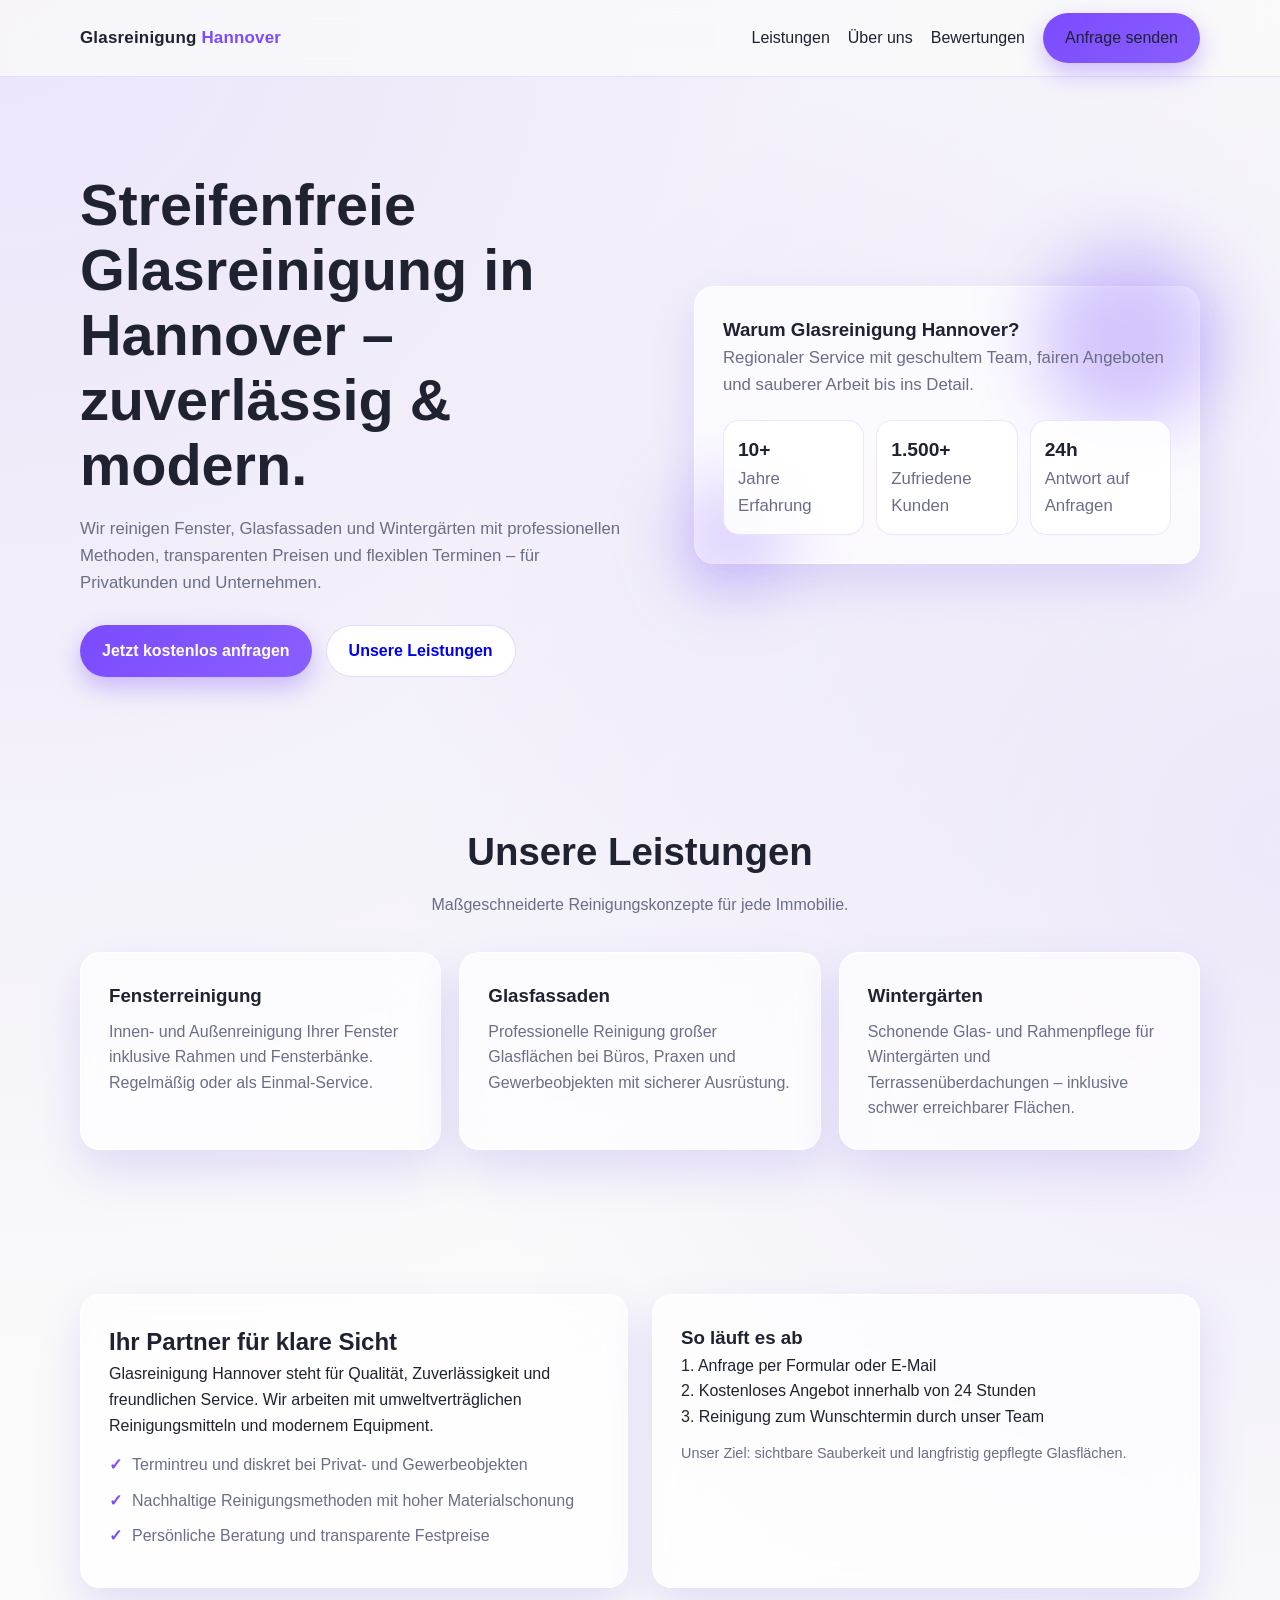
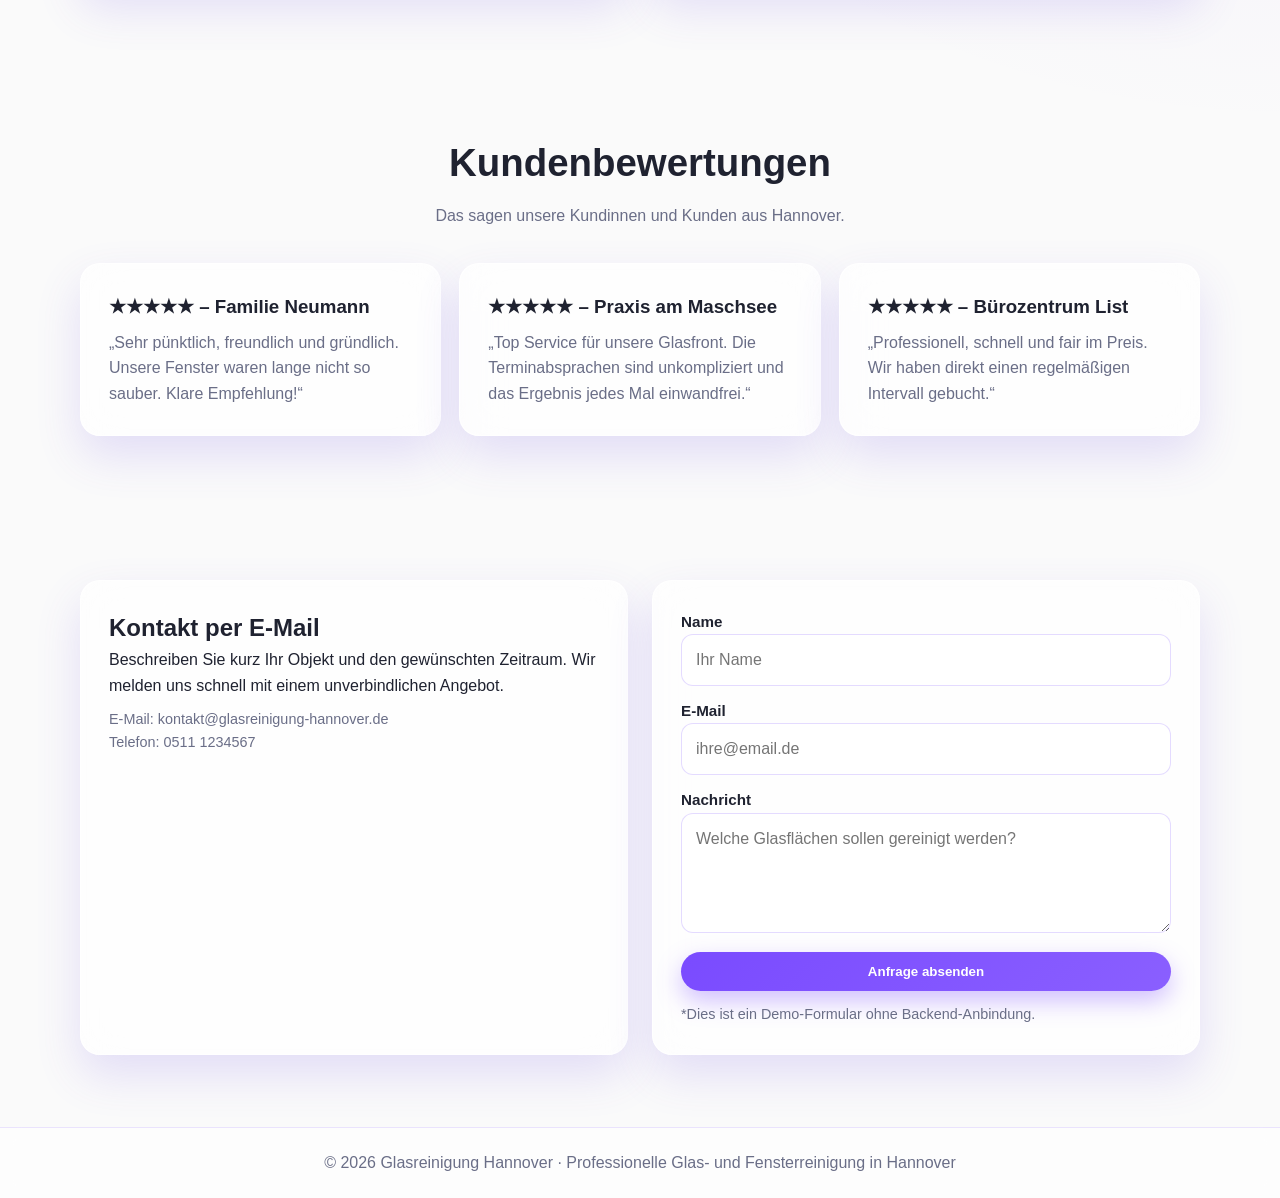
<file: index.html>
<!doctype html>
<html lang="de">
  <head>
    <meta charset="UTF-8" />
    <meta name="viewport" content="width=device-width, initial-scale=1.0" />
    <title>Glasreinigung Hannover | Professionelle Fensterreinigung</title>
    <meta
      name="description"
      content="Glasreinigung Hannover – professionelle, zuverlässige und streifenfreie Fenster- und Glasreinigung für Privat und Gewerbe."
    />
    <style>
      :root {
        --bg: #fafafa;
        --surface: rgba(255, 255, 255, 0.68);
        --surface-strong: #ffffff;
        --text: #1f2230;
        --muted: #6a6e87;
        --purple: #7a4bff;
        --purple-dark: #6337db;
        --border: rgba(122, 75, 255, 0.2);
        --shadow: 0 20px 45px rgba(108, 73, 228, 0.16);
        --radius: 20px;
      }

      * {
        box-sizing: border-box;
        margin: 0;
        padding: 0;
      }

      html,
      body {
        scroll-behavior: smooth;
      }

      body {
        font-family: "Inter", "Segoe UI", Roboto, Arial, sans-serif;
        color: var(--text);
        background: radial-gradient(circle at 0% 0%, rgba(122, 75, 255, 0.12), transparent 45%),
          radial-gradient(circle at 100% 30%, rgba(122, 75, 255, 0.1), transparent 38%), var(--bg);
        line-height: 1.6;
        overflow-x: hidden;
      }

      .container {
        width: min(1120px, 92%);
        margin-inline: auto;
      }

      header {
        position: sticky;
        top: 0;
        z-index: 100;
        backdrop-filter: blur(14px);
        -webkit-backdrop-filter: blur(14px);
        background: rgba(250, 250, 250, 0.78);
        border-bottom: 1px solid rgba(122, 75, 255, 0.14);
      }

      .nav {
        min-height: 76px;
        display: flex;
        justify-content: space-between;
        align-items: center;
        gap: 20px;
      }

      .logo {
        font-weight: 800;
        font-size: 1.06rem;
        letter-spacing: 0.2px;
      }

      .logo span {
        color: var(--purple);
      }

      .nav ul {
        display: flex;
        align-items: center;
        list-style: none;
        gap: 18px;
        flex-wrap: wrap;
        justify-content: end;
      }

      .nav a {
        text-decoration: none;
        color: var(--text);
        font-weight: 500;
        transition: color 0.22s ease;
      }

      .nav a:hover {
        color: var(--purple);
      }

      .btn {
        display: inline-flex;
        align-items: center;
        justify-content: center;
        border: none;
        cursor: pointer;
        border-radius: 999px;
        padding: 12px 22px;
        font-weight: 600;
        text-decoration: none;
        transition: transform 0.2s ease, box-shadow 0.2s ease, background 0.2s ease;
      }

      .btn-primary {
        color: #fff;
        background: linear-gradient(135deg, var(--purple), #8a5fff);
        box-shadow: 0 10px 24px rgba(122, 75, 255, 0.35);
      }

      .btn-primary:hover {
        transform: translateY(-2px);
        background: linear-gradient(135deg, var(--purple-dark), var(--purple));
      }

      .hero {
        padding: 96px 0 72px;
      }

      .hero-grid {
        display: grid;
        grid-template-columns: 1.15fr 1fr;
        gap: 32px;
        align-items: center;
      }

      .hero h1 {
        font-size: clamp(2rem, 5.5vw, 3.6rem);
        line-height: 1.13;
        margin-bottom: 18px;
      }

      .hero p {
        color: var(--muted);
        font-size: 1.05rem;
        max-width: 58ch;
      }

      .hero-actions {
        margin-top: 28px;
        display: flex;
        gap: 14px;
        flex-wrap: wrap;
      }

      .card {
        background: var(--surface);
        border: 1px solid rgba(255, 255, 255, 0.8);
        backdrop-filter: blur(20px);
        -webkit-backdrop-filter: blur(20px);
        border-radius: var(--radius);
        padding: 28px;
        box-shadow: var(--shadow);
      }

      .hero-card {
        position: relative;
      }

      .hero-card::before,
      .hero-card::after {
        content: "";
        position: absolute;
        z-index: -1;
        border-radius: 999px;
        filter: blur(34px);
      }

      .hero-card::before {
        width: 180px;
        height: 180px;
        background: rgba(122, 75, 255, 0.3);
        top: -40px;
        right: -20px;
      }

      .hero-card::after {
        width: 110px;
        height: 110px;
        background: rgba(122, 75, 255, 0.24);
        bottom: -28px;
        left: -18px;
      }

      .metrics {
        margin-top: 22px;
        display: grid;
        grid-template-columns: repeat(3, minmax(0, 1fr));
        gap: 12px;
      }

      .metric {
        background: rgba(255, 255, 255, 0.85);
        border: 1px solid rgba(122, 75, 255, 0.14);
        border-radius: 16px;
        padding: 14px;
      }

      .metric strong {
        font-size: 1.2rem;
      }

      section {
        padding: 72px 0;
      }

      .section-title {
        text-align: center;
        margin-bottom: 34px;
      }

      .section-title h2 {
        font-size: clamp(1.5rem, 4.8vw, 2.4rem);
        margin-bottom: 10px;
      }

      .section-title p {
        color: var(--muted);
      }

      .services-grid,
      .reviews-grid {
        display: grid;
        grid-template-columns: repeat(3, minmax(0, 1fr));
        gap: 18px;
      }

      .service h3,
      .review h3 {
        margin-bottom: 8px;
      }

      .service p,
      .review p {
        color: var(--muted);
      }

      .about-grid {
        display: grid;
        grid-template-columns: 1fr 1fr;
        gap: 24px;
      }

      .about-list {
        list-style: none;
        margin-top: 14px;
      }

      .about-list li {
        margin-bottom: 10px;
        color: var(--muted);
      }

      .about-list li::before {
        content: "✓";
        color: var(--purple);
        font-weight: 700;
        margin-right: 10px;
      }

      .contact-grid {
        display: grid;
        grid-template-columns: 1fr 1fr;
        gap: 24px;
      }

      form {
        display: grid;
        gap: 12px;
      }

      label {
        font-weight: 600;
        font-size: 0.95rem;
      }

      input,
      textarea {
        width: 100%;
        border: 1px solid var(--border);
        background: #fff;
        border-radius: 12px;
        font: inherit;
        padding: 12px 14px;
        color: var(--text);
        outline: none;
        transition: box-shadow 0.2s ease, border-color 0.2s ease;
      }

      input:focus,
      textarea:focus {
        border-color: var(--purple);
        box-shadow: 0 0 0 3px rgba(122, 75, 255, 0.15);
      }

      textarea {
        min-height: 120px;
        resize: vertical;
      }

      .hint {
        color: var(--muted);
        font-size: 0.9rem;
      }

      footer {
        border-top: 1px solid rgba(122, 75, 255, 0.14);
        padding: 22px 0;
        background: rgba(255, 255, 255, 0.6);
        backdrop-filter: blur(10px);
      }

      footer p {
        text-align: center;
        color: var(--muted);
      }

      .reveal {
        opacity: 0;
        transform: translateY(28px);
        transition: opacity 0.7s ease, transform 0.7s ease;
      }

      .reveal.visible {
        opacity: 1;
        transform: translateY(0);
      }

      @media (max-width: 980px) {
        .hero-grid,
        .about-grid,
        .contact-grid,
        .services-grid,
        .reviews-grid {
          grid-template-columns: 1fr;
        }

        .hero {
          padding-top: 70px;
        }

        .metrics {
          grid-template-columns: 1fr;
        }
      }

      @media (max-width: 680px) {
        .nav {
          padding: 10px 0;
          align-items: flex-start;
          flex-direction: column;
        }

        .nav ul {
          justify-content: flex-start;
          gap: 12px;
        }
      }
    </style>
  </head>
  <body>
    <header>
      <div class="container nav">
        <div class="logo">Glasreinigung <span>Hannover</span></div>
        <ul>
          <li><a href="#leistungen">Leistungen</a></li>
          <li><a href="#ueber-uns">Über uns</a></li>
          <li><a href="#bewertungen">Bewertungen</a></li>
          <li><a href="#kontakt" class="btn btn-primary">Anfrage senden</a></li>
        </ul>
      </div>
    </header>

    <main>
      <section class="hero">
        <div class="container hero-grid">
          <div class="reveal visible">
            <h1>Streifenfreie Glasreinigung in Hannover – zuverlässig & modern.</h1>
            <p>
              Wir reinigen Fenster, Glasfassaden und Wintergärten mit professionellen Methoden,
              transparenten Preisen und flexiblen Terminen – für Privatkunden und Unternehmen.
            </p>
            <div class="hero-actions">
              <a href="#kontakt" class="btn btn-primary">Jetzt kostenlos anfragen</a>
              <a href="#leistungen" class="btn" style="border:1px solid var(--border); background:#fff"
                >Unsere Leistungen</a
              >
            </div>
          </div>

          <article class="card hero-card reveal">
            <h3>Warum Glasreinigung Hannover?</h3>
            <p class="hint">
              Regionaler Service mit geschultem Team, fairen Angeboten und sauberer Arbeit bis ins
              Detail.
            </p>
            <div class="metrics">
              <div class="metric">
                <strong>10+</strong>
                <p>Jahre Erfahrung</p>
              </div>
              <div class="metric">
                <strong>1.500+</strong>
                <p>Zufriedene Kunden</p>
              </div>
              <div class="metric">
                <strong>24h</strong>
                <p>Antwort auf Anfragen</p>
              </div>
            </div>
          </article>
        </div>
      </section>

      <section id="leistungen">
        <div class="container">
          <div class="section-title reveal">
            <h2>Unsere Leistungen</h2>
            <p>Maßgeschneiderte Reinigungskonzepte für jede Immobilie.</p>
          </div>
          <div class="services-grid">
            <article class="card service reveal">
              <h3>Fensterreinigung</h3>
              <p>
                Innen- und Außenreinigung Ihrer Fenster inklusive Rahmen und Fensterbänke.
                Regelmäßig oder als Einmal-Service.
              </p>
            </article>
            <article class="card service reveal">
              <h3>Glasfassaden</h3>
              <p>
                Professionelle Reinigung großer Glasflächen bei Büros, Praxen und Gewerbeobjekten
                mit sicherer Ausrüstung.
              </p>
            </article>
            <article class="card service reveal">
              <h3>Wintergärten</h3>
              <p>
                Schonende Glas- und Rahmenpflege für Wintergärten und Terrassenüberdachungen –
                inklusive schwer erreichbarer Flächen.
              </p>
            </article>
          </div>
        </div>
      </section>

      <section id="ueber-uns">
        <div class="container about-grid">
          <article class="card reveal">
            <h2>Ihr Partner für klare Sicht</h2>
            <p>
              Glasreinigung Hannover steht für Qualität, Zuverlässigkeit und freundlichen Service.
              Wir arbeiten mit umweltverträglichen Reinigungsmitteln und modernem Equipment.
            </p>
            <ul class="about-list">
              <li>Termintreu und diskret bei Privat- und Gewerbeobjekten</li>
              <li>Nachhaltige Reinigungsmethoden mit hoher Materialschonung</li>
              <li>Persönliche Beratung und transparente Festpreise</li>
            </ul>
          </article>
          <article class="card reveal">
            <h3>So läuft es ab</h3>
            <p>
              1. Anfrage per Formular oder E-Mail<br />
              2. Kostenloses Angebot innerhalb von 24 Stunden<br />
              3. Reinigung zum Wunschtermin durch unser Team
            </p>
            <p style="margin-top: 12px" class="hint">
              Unser Ziel: sichtbare Sauberkeit und langfristig gepflegte Glasflächen.
            </p>
          </article>
        </div>
      </section>

      <section id="bewertungen">
        <div class="container">
          <div class="section-title reveal">
            <h2>Kundenbewertungen</h2>
            <p>Das sagen unsere Kundinnen und Kunden aus Hannover.</p>
          </div>
          <div class="reviews-grid">
            <article class="card review reveal">
              <h3>★★★★★ – Familie Neumann</h3>
              <p>
                „Sehr pünktlich, freundlich und gründlich. Unsere Fenster waren lange nicht so
                sauber. Klare Empfehlung!“
              </p>
            </article>
            <article class="card review reveal">
              <h3>★★★★★ – Praxis am Maschsee</h3>
              <p>
                „Top Service für unsere Glasfront. Die Terminabsprachen sind unkompliziert und das
                Ergebnis jedes Mal einwandfrei.“
              </p>
            </article>
            <article class="card review reveal">
              <h3>★★★★★ – Bürozentrum List</h3>
              <p>
                „Professionell, schnell und fair im Preis. Wir haben direkt einen regelmäßigen
                Intervall gebucht.“
              </p>
            </article>
          </div>
        </div>
      </section>

      <section id="kontakt">
        <div class="container contact-grid">
          <article class="card reveal">
            <h2>Kontakt per E-Mail</h2>
            <p>
              Beschreiben Sie kurz Ihr Objekt und den gewünschten Zeitraum. Wir melden uns schnell
              mit einem unverbindlichen Angebot.
            </p>
            <p class="hint" style="margin-top: 10px">
              E-Mail: kontakt@glasreinigung-hannover.de<br />
              Telefon: 0511 1234567
            </p>
          </article>
          <article class="card reveal">
            <form>
              <div>
                <label for="name">Name</label>
                <input id="name" name="name" type="text" placeholder="Ihr Name" required />
              </div>
              <div>
                <label for="email">E-Mail</label>
                <input
                  id="email"
                  name="email"
                  type="email"
                  placeholder="ihre@email.de"
                  required
                />
              </div>
              <div>
                <label for="message">Nachricht</label>
                <textarea
                  id="message"
                  name="message"
                  placeholder="Welche Glasflächen sollen gereinigt werden?"
                  required
                ></textarea>
              </div>
              <button type="submit" class="btn btn-primary">Anfrage absenden</button>
              <p class="hint">*Dies ist ein Demo-Formular ohne Backend-Anbindung.</p>
            </form>
          </article>
        </div>
      </section>
    </main>

    <footer>
      <div class="container">
        <p>© 2026 Glasreinigung Hannover · Professionelle Glas- und Fensterreinigung in Hannover</p>
      </div>
    </footer>

    <script>
      const revealElements = document.querySelectorAll('.reveal');
      const observer = new IntersectionObserver(
        (entries) => {
          entries.forEach((entry) => {
            if (entry.isIntersecting) {
              entry.target.classList.add('visible');
            }
          });
        },
        { threshold: 0.18 }
      );
      revealElements.forEach((el) => observer.observe(el));
    </script>
  </body>
</html>
</file>
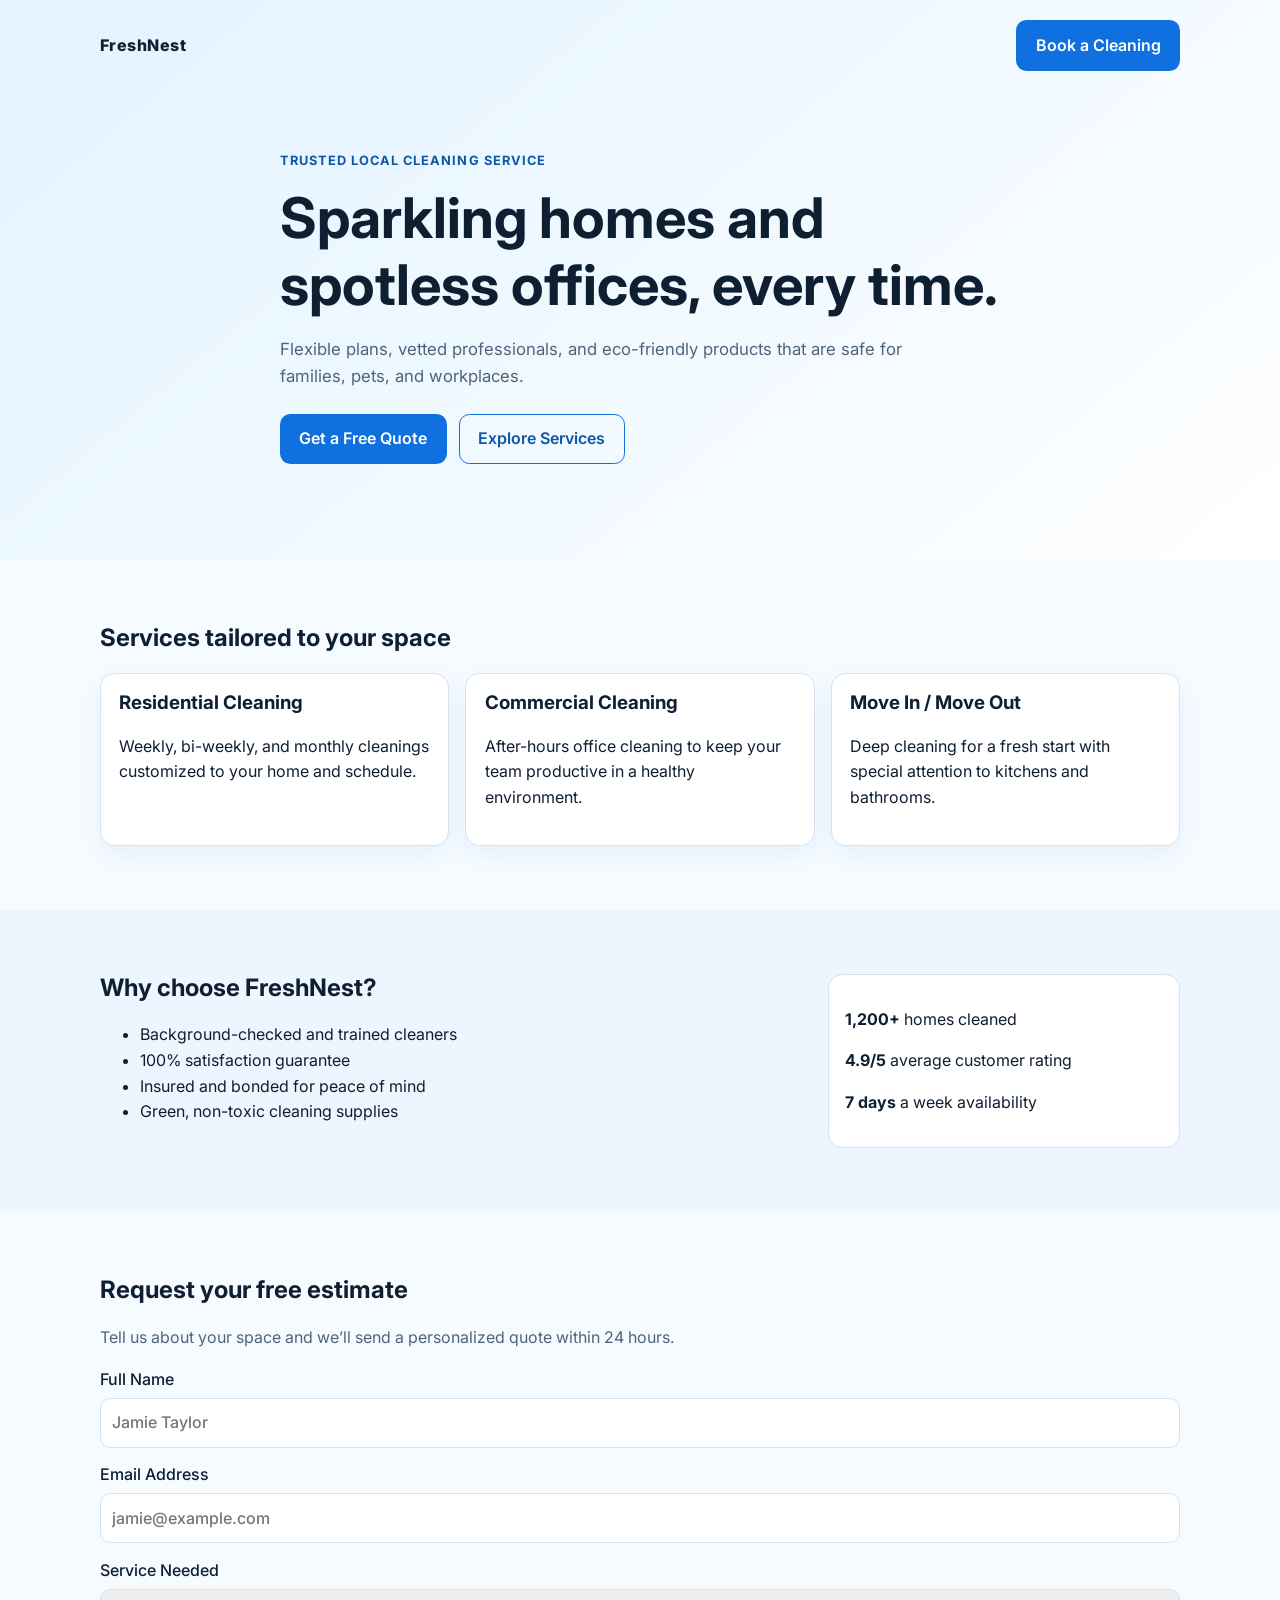
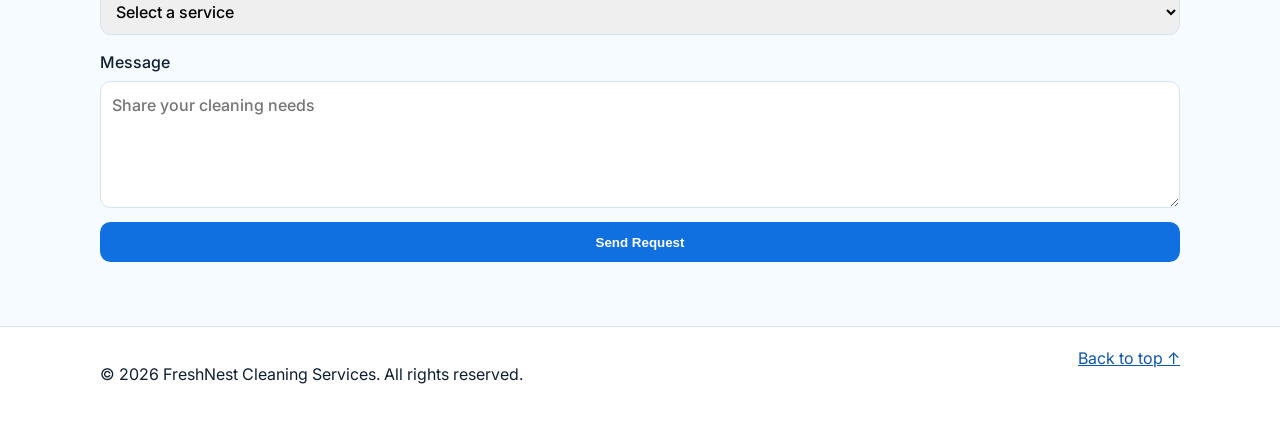
<file: site/index.html>
<!DOCTYPE html>
<html lang="en">
  <head>
    <meta charset="UTF-8" />
    <meta name="viewport" content="width=device-width, initial-scale=1.0" />
    <title>FreshNest Cleaning Services</title>
    <meta
      name="description"
      content="FreshNest Cleaning Services offers reliable home, office, and move-in/move-out cleaning with eco-friendly products."
    />
    <link rel="preconnect" href="https://fonts.googleapis.com" />
    <link rel="preconnect" href="https://fonts.gstatic.com" crossorigin />
    <link
      href="https://fonts.googleapis.com/css2?family=Inter:wght@400;500;600;700;800&display=swap"
      rel="stylesheet"
    />
    <link rel="stylesheet" href="./styles.css" />
  </head>
  <body>
    <header class="hero" id="top">
      <nav class="navbar container">
        <a href="#top" class="brand">FreshNest</a>
        <a class="cta-btn" href="#contact">Book a Cleaning</a>
      </nav>

      <section class="hero-content container">
        <p class="eyebrow">Trusted local cleaning service</p>
        <h1>Sparkling homes and spotless offices, every time.</h1>
        <p class="hero-subtitle">
          Flexible plans, vetted professionals, and eco-friendly products that are safe for
          families, pets, and workplaces.
        </p>
        <div class="hero-actions">
          <a class="primary-btn" href="#contact">Get a Free Quote</a>
          <a class="secondary-btn" href="#services">Explore Services</a>
        </div>
      </section>
    </header>

    <main>
      <section class="section container" id="services">
        <h2>Services tailored to your space</h2>
        <div class="service-grid">
          <article class="card">
            <h3>Residential Cleaning</h3>
            <p>Weekly, bi-weekly, and monthly cleanings customized to your home and schedule.</p>
          </article>
          <article class="card">
            <h3>Commercial Cleaning</h3>
            <p>After-hours office cleaning to keep your team productive in a healthy environment.</p>
          </article>
          <article class="card">
            <h3>Move In / Move Out</h3>
            <p>Deep cleaning for a fresh start with special attention to kitchens and bathrooms.</p>
          </article>
        </div>
      </section>

      <section class="section alt" id="why-us">
        <div class="container split">
          <div>
            <h2>Why choose FreshNest?</h2>
            <ul>
              <li>Background-checked and trained cleaners</li>
              <li>100% satisfaction guarantee</li>
              <li>Insured and bonded for peace of mind</li>
              <li>Green, non-toxic cleaning supplies</li>
            </ul>
          </div>
          <aside class="stats">
            <p><strong>1,200+</strong> homes cleaned</p>
            <p><strong>4.9/5</strong> average customer rating</p>
            <p><strong>7 days</strong> a week availability</p>
          </aside>
        </div>
      </section>

      <section class="section container" id="contact">
        <h2>Request your free estimate</h2>
        <p class="contact-copy">
          Tell us about your space and we’ll send a personalized quote within 24 hours.
        </p>
        <form class="contact-form" action="#" method="post">
          <label>
            Full Name
            <input type="text" name="name" placeholder="Jamie Taylor" required />
          </label>
          <label>
            Email Address
            <input type="email" name="email" placeholder="jamie@example.com" required />
          </label>
          <label>
            Service Needed
            <select name="service" required>
              <option value="">Select a service</option>
              <option>Residential Cleaning</option>
              <option>Commercial Cleaning</option>
              <option>Move In / Move Out</option>
            </select>
          </label>
          <label>
            Message
            <textarea name="message" rows="4" placeholder="Share your cleaning needs"></textarea>
          </label>
          <button type="submit" class="primary-btn">Send Request</button>
        </form>
      </section>
    </main>

    <footer class="footer">
      <div class="container footer-inner">
        <p>© <span id="year"></span> FreshNest Cleaning Services. All rights reserved.</p>
        <a href="#top">Back to top ↑</a>
      </div>
    </footer>

    <script>
      document.getElementById("year").textContent = new Date().getFullYear();
    </script>
  </body>
</html>
</file>
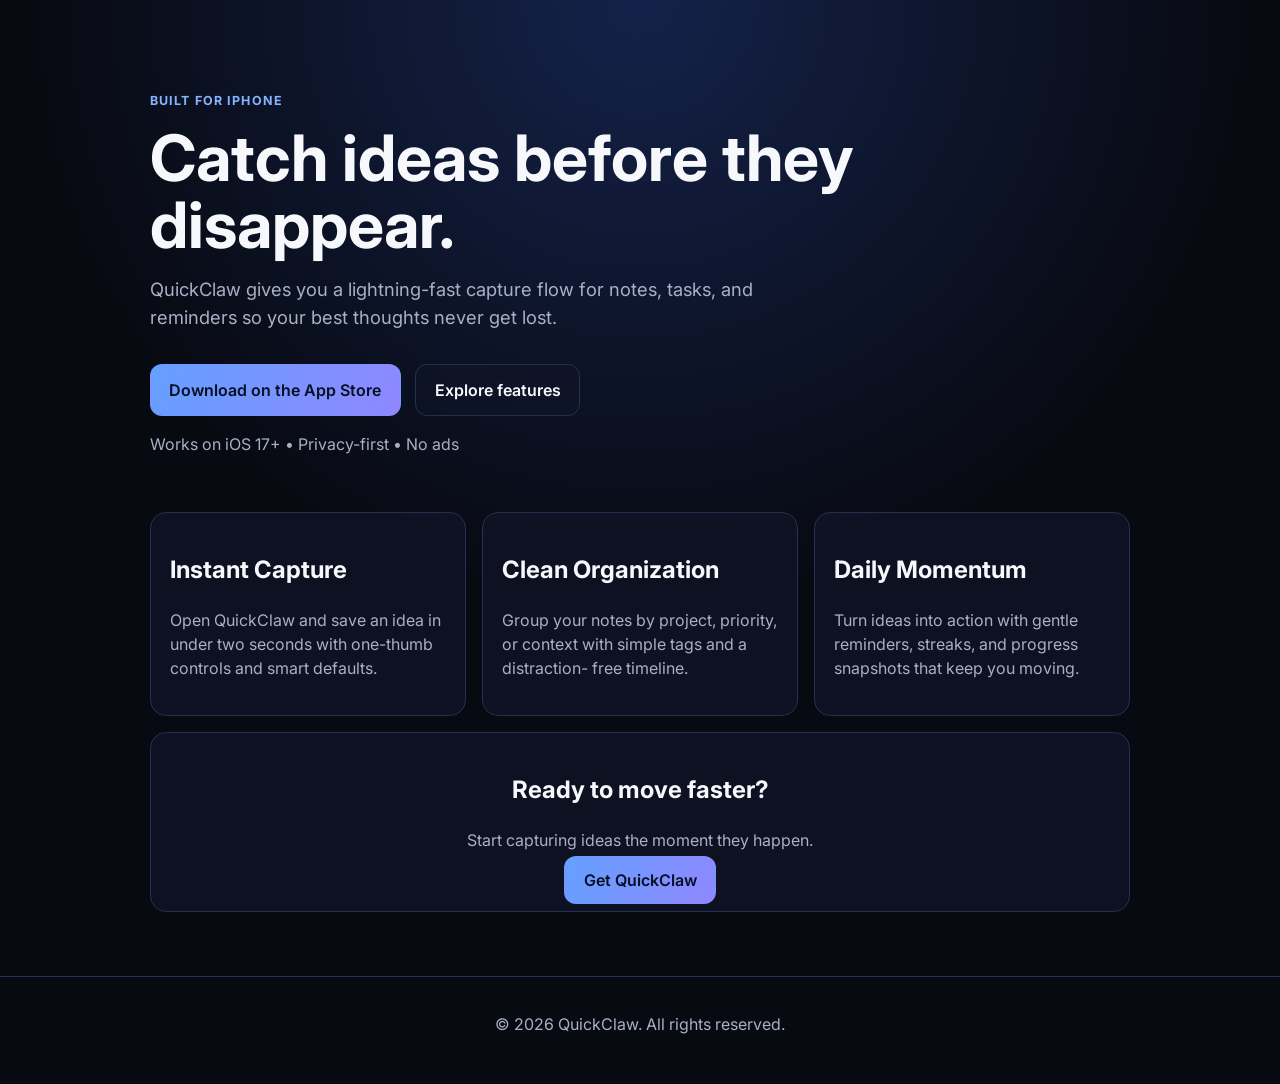
<file: web/index.html>
<!doctype html>
<html lang="en">
  <head>
    <meta charset="UTF-8" />
    <meta name="viewport" content="width=device-width, initial-scale=1.0" />
    <title>QuickClaw | Fastest Way to Capture Ideas on iPhone</title>
    <meta
      name="description"
      content="QuickClaw is an iOS app that helps you capture, organize, and act on ideas in seconds."
    />
    <link rel="preconnect" href="https://fonts.googleapis.com" />
    <link rel="preconnect" href="https://fonts.gstatic.com" crossorigin />
    <link
      href="https://fonts.googleapis.com/css2?family=Inter:wght@400;500;600;700;800&display=swap"
      rel="stylesheet"
    />
    <link rel="stylesheet" href="./styles.css" />
  </head>
  <body>
    <main>
      <section class="hero">
        <p class="eyebrow">Built for iPhone</p>
        <h1>Catch ideas before they disappear.</h1>
        <p class="subhead">
          QuickClaw gives you a lightning-fast capture flow for notes, tasks, and reminders so
          your best thoughts never get lost.
        </p>
        <div class="hero-actions">
          <a class="btn btn-primary" href="https://apps.apple.com" target="_blank" rel="noreferrer">Download on the App Store</a>
          <a class="btn btn-secondary" href="#features">Explore features</a>
        </div>
        <p class="meta">Works on iOS 17+ • Privacy-first • No ads</p>
      </section>

      <section id="features" class="features">
        <article>
          <h2>Instant Capture</h2>
          <p>
            Open QuickClaw and save an idea in under two seconds with one-thumb controls and smart
            defaults.
          </p>
        </article>
        <article>
          <h2>Clean Organization</h2>
          <p>
            Group your notes by project, priority, or context with simple tags and a distraction-
            free timeline.
          </p>
        </article>
        <article>
          <h2>Daily Momentum</h2>
          <p>
            Turn ideas into action with gentle reminders, streaks, and progress snapshots that keep
            you moving.
          </p>
        </article>
      </section>

      <section class="cta">
        <h2>Ready to move faster?</h2>
        <p>Start capturing ideas the moment they happen.</p>
        <a class="btn btn-primary" href="https://apps.apple.com" target="_blank" rel="noreferrer">Get QuickClaw</a>
      </section>
    </main>

    <footer>
      <p>© <span id="year"></span> QuickClaw. All rights reserved.</p>
    </footer>

    <script src="./app.js"></script>
  </body>
</html>
</file>
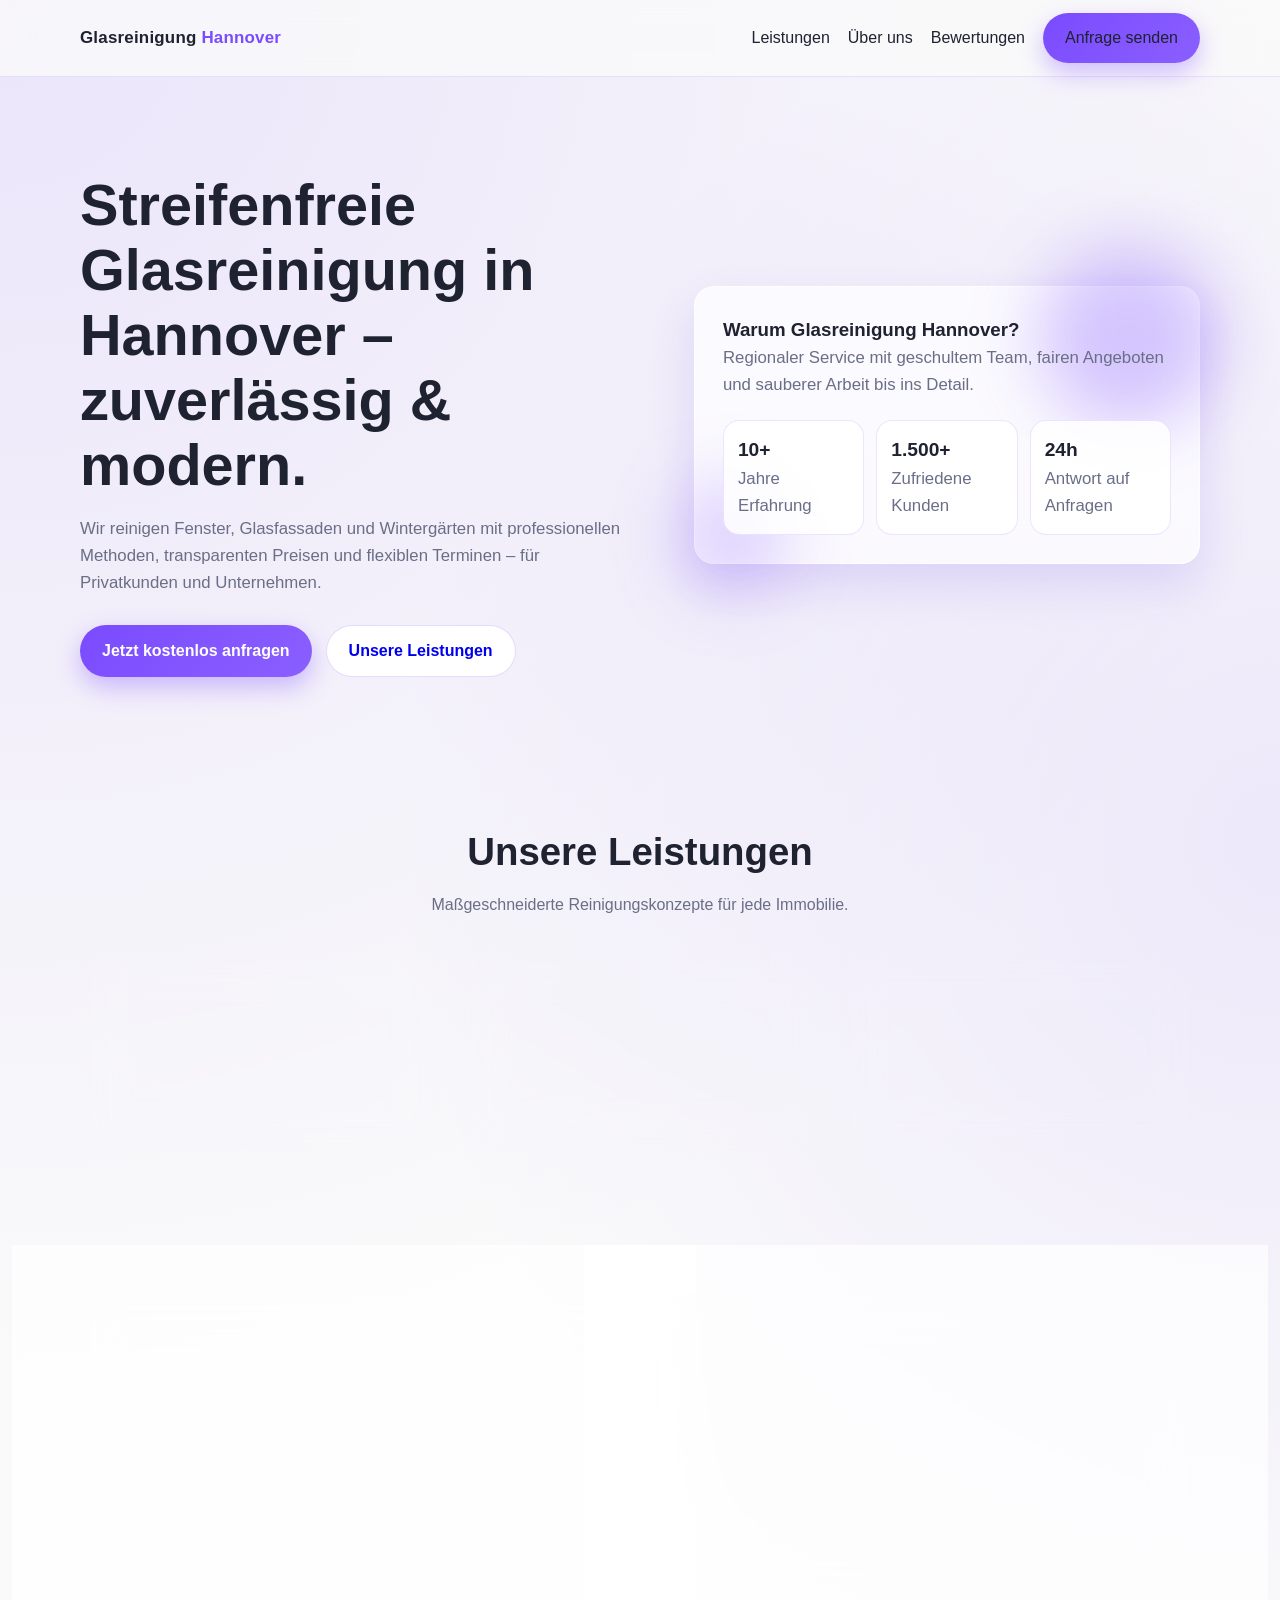
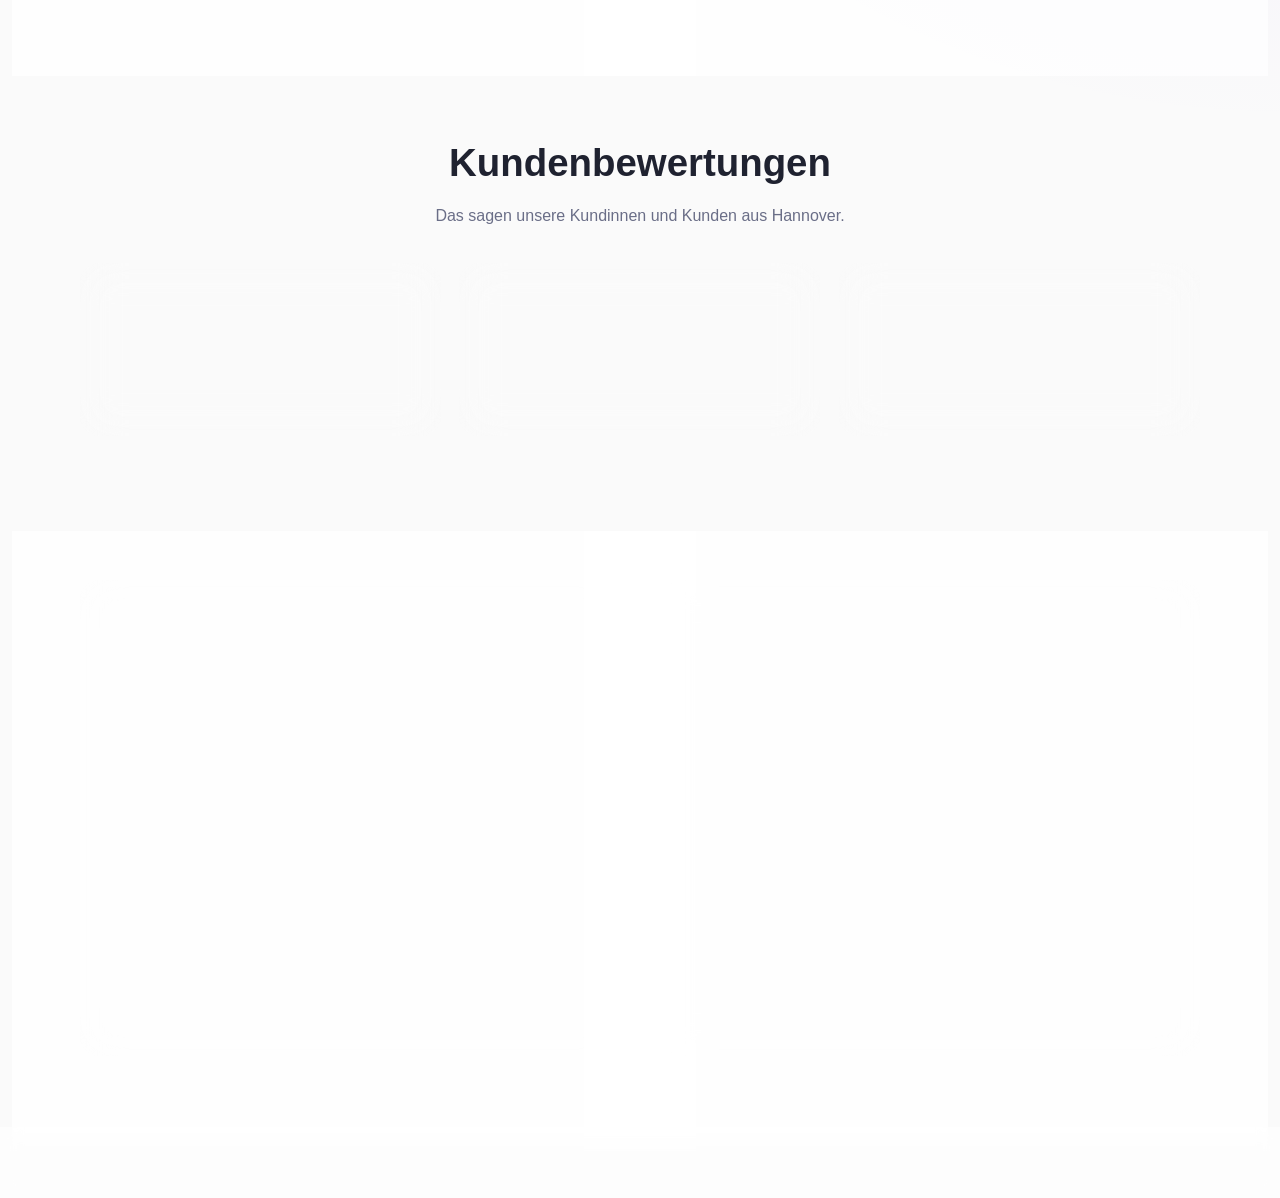
<file: website/index.html>
<!doctype html>
<html lang="de">
  <head>
    <meta charset="UTF-8" />
    <meta name="viewport" content="width=device-width, initial-scale=1.0" />
    <title>Glasreinigung Hannover</title>
    <meta http-equiv="refresh" content="0; url=../index.html" />
    <script>
      window.location.replace('../index.html');
    </script>
  </head>
  <body>
    <p>Weiterleitung… <a href="../index.html">Zur Startseite</a></p>
  </body>
</html>
</file>
<file: site/styles.css>
:root {
  --bg: #f6fbff;
  --surface: #ffffff;
  --primary: #1070e0;
  --primary-dark: #0d56a8;
  --text: #0f1f32;
  --muted: #4f647a;
  --border: #d5e2f0;
}

* {
  box-sizing: border-box;
}

body {
  margin: 0;
  font-family: "Inter", system-ui, -apple-system, BlinkMacSystemFont, "Segoe UI", sans-serif;
  color: var(--text);
  background: var(--bg);
  line-height: 1.6;
}

.container {
  width: min(1080px, 92vw);
  margin: 0 auto;
}

.hero {
  background: linear-gradient(140deg, #e2f3ff 0%, #f3faff 60%, #fff 100%);
  padding-bottom: 4rem;
}

.navbar {
  display: flex;
  justify-content: space-between;
  align-items: center;
  padding: 1.25rem 0;
}

.brand {
  font-weight: 800;
  letter-spacing: 0.03em;
  color: var(--text);
  text-decoration: none;
}

.hero-content {
  padding: 3rem 0 2rem;
  max-width: 720px;
}

.eyebrow {
  color: var(--primary-dark);
  font-weight: 700;
  text-transform: uppercase;
  font-size: 0.8rem;
  letter-spacing: 0.08em;
}

h1,
h2,
h3 {
  line-height: 1.2;
  margin-top: 0;
}

h1 {
  font-size: clamp(2rem, 5vw, 3.5rem);
  margin-bottom: 1rem;
}

.hero-subtitle {
  color: var(--muted);
  font-size: 1.05rem;
  max-width: 62ch;
}

.hero-actions {
  display: flex;
  gap: 0.75rem;
  margin-top: 1.5rem;
  flex-wrap: wrap;
}

.primary-btn,
.secondary-btn,
.cta-btn,
button {
  display: inline-flex;
  align-items: center;
  justify-content: center;
  border-radius: 0.65rem;
  text-decoration: none;
  border: 1px solid transparent;
  padding: 0.72rem 1.15rem;
  font-weight: 600;
  cursor: pointer;
}

.primary-btn,
.cta-btn,
button {
  background: var(--primary);
  color: #fff;
}

.primary-btn:hover,
.cta-btn:hover,
button:hover {
  background: var(--primary-dark);
}

.secondary-btn {
  border-color: var(--primary);
  color: var(--primary-dark);
}

.section {
  padding: 4rem 0;
}

.service-grid {
  display: grid;
  grid-template-columns: repeat(auto-fit, minmax(220px, 1fr));
  gap: 1rem;
}

.card {
  background: var(--surface);
  border: 1px solid var(--border);
  border-radius: 0.9rem;
  padding: 1.15rem;
  box-shadow: 0 8px 24px rgba(16, 112, 224, 0.08);
}

.alt {
  background: #edf6ff;
}

.split {
  display: grid;
  grid-template-columns: 2fr 1fr;
  gap: 1.5rem;
}

.stats {
  background: #fff;
  border: 1px solid var(--border);
  border-radius: 0.9rem;
  padding: 1rem;
}

.contact-copy {
  color: var(--muted);
}

.contact-form {
  display: grid;
  gap: 0.9rem;
  margin-top: 1rem;
}

label {
  display: grid;
  gap: 0.35rem;
  font-weight: 500;
}

input,
select,
textarea {
  width: 100%;
  padding: 0.7rem;
  border-radius: 0.65rem;
  border: 1px solid var(--border);
  font: inherit;
}

.footer {
  padding: 1.2rem 0;
  border-top: 1px solid var(--border);
  background: #fff;
}

.footer-inner {
  display: flex;
  justify-content: space-between;
  gap: 0.75rem;
  flex-wrap: wrap;
}

.footer a {
  color: var(--primary-dark);
}

@media (max-width: 740px) {
  .split {
    grid-template-columns: 1fr;
  }
}
</file>
<file: web/styles.css>
:root {
  color-scheme: dark;
  --bg: #080a12;
  --panel: #101528;
  --text: #f7f8fb;
  --muted: #a8b0c5;
  --accent: #64a0ff;
  --accent-strong: #86b4ff;
  --border: #243052;
}

* {
  box-sizing: border-box;
}

body {
  margin: 0;
  font-family: 'Inter', system-ui, -apple-system, BlinkMacSystemFont, 'Segoe UI', sans-serif;
  background: radial-gradient(circle at top, #14224a 0%, var(--bg) 48%);
  color: var(--text);
  line-height: 1.5;
}

main {
  width: min(980px, 92vw);
  margin: 0 auto;
  padding: 5rem 0 4rem;
}

.hero h1 {
  font-size: clamp(2.2rem, 8vw, 4rem);
  line-height: 1.05;
  margin: 0.3rem 0 1rem;
}

.eyebrow {
  color: var(--accent-strong);
  text-transform: uppercase;
  letter-spacing: 0.09em;
  font-weight: 700;
  font-size: 0.78rem;
}

.subhead,
.meta,
.features p,
.cta p {
  color: var(--muted);
}

.subhead {
  max-width: 660px;
  font-size: 1.15rem;
}

.hero-actions {
  display: flex;
  flex-wrap: wrap;
  gap: 0.9rem;
  margin: 2rem 0 0.8rem;
}

.btn {
  padding: 0.82rem 1.15rem;
  border-radius: 0.75rem;
  font-weight: 600;
  text-decoration: none;
  border: 1px solid transparent;
}

.btn-primary {
  background: linear-gradient(120deg, var(--accent), #8f87ff);
  color: #071024;
}

.btn-secondary {
  color: var(--text);
  border-color: var(--border);
  background: rgba(16, 21, 40, 0.5);
}

.features {
  margin-top: 3.5rem;
  display: grid;
  grid-template-columns: repeat(auto-fit, minmax(220px, 1fr));
  gap: 1rem;
}

.features article,
.cta {
  background: rgba(16, 21, 40, 0.7);
  border: 1px solid var(--border);
  border-radius: 1rem;
  padding: 1.2rem;
}

.cta {
  margin-top: 1rem;
  text-align: center;
}

footer {
  border-top: 1px solid var(--border);
  color: var(--muted);
  text-align: center;
  padding: 1.2rem 0 2rem;
}
</file>
